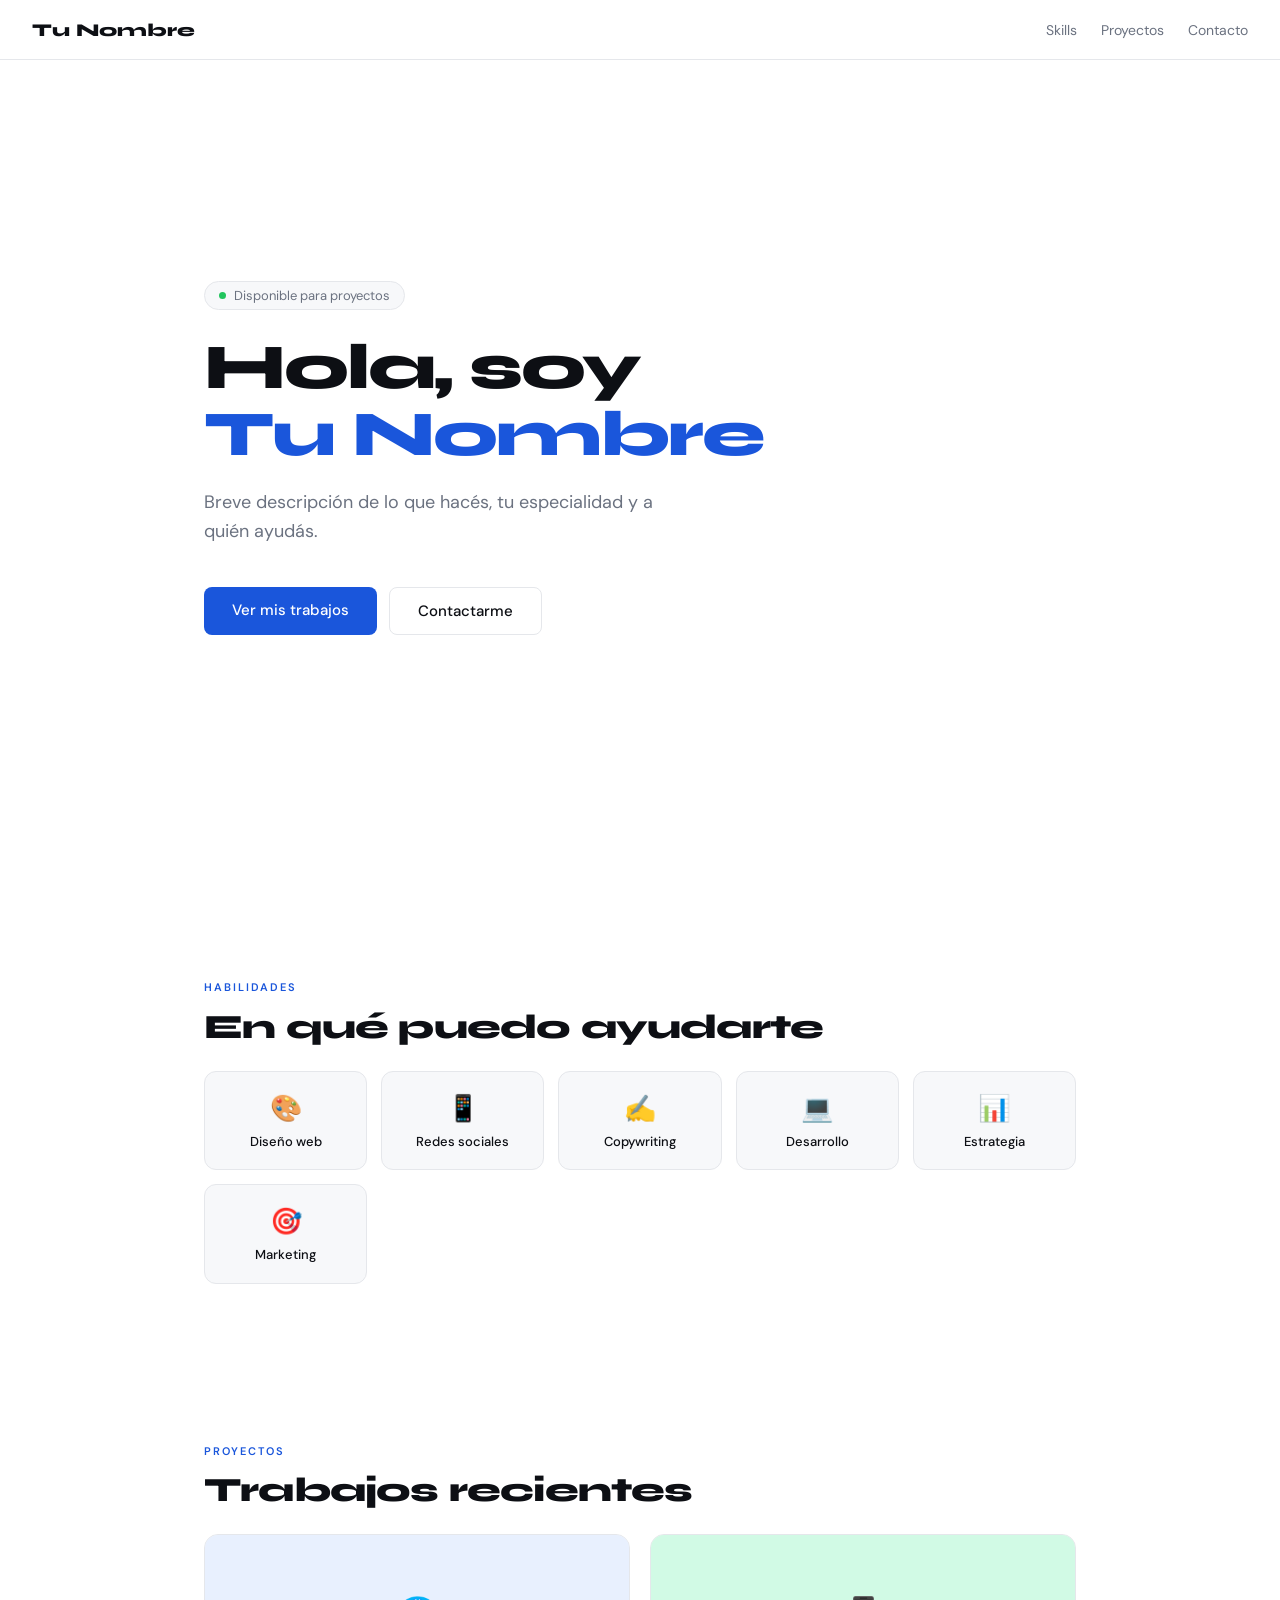
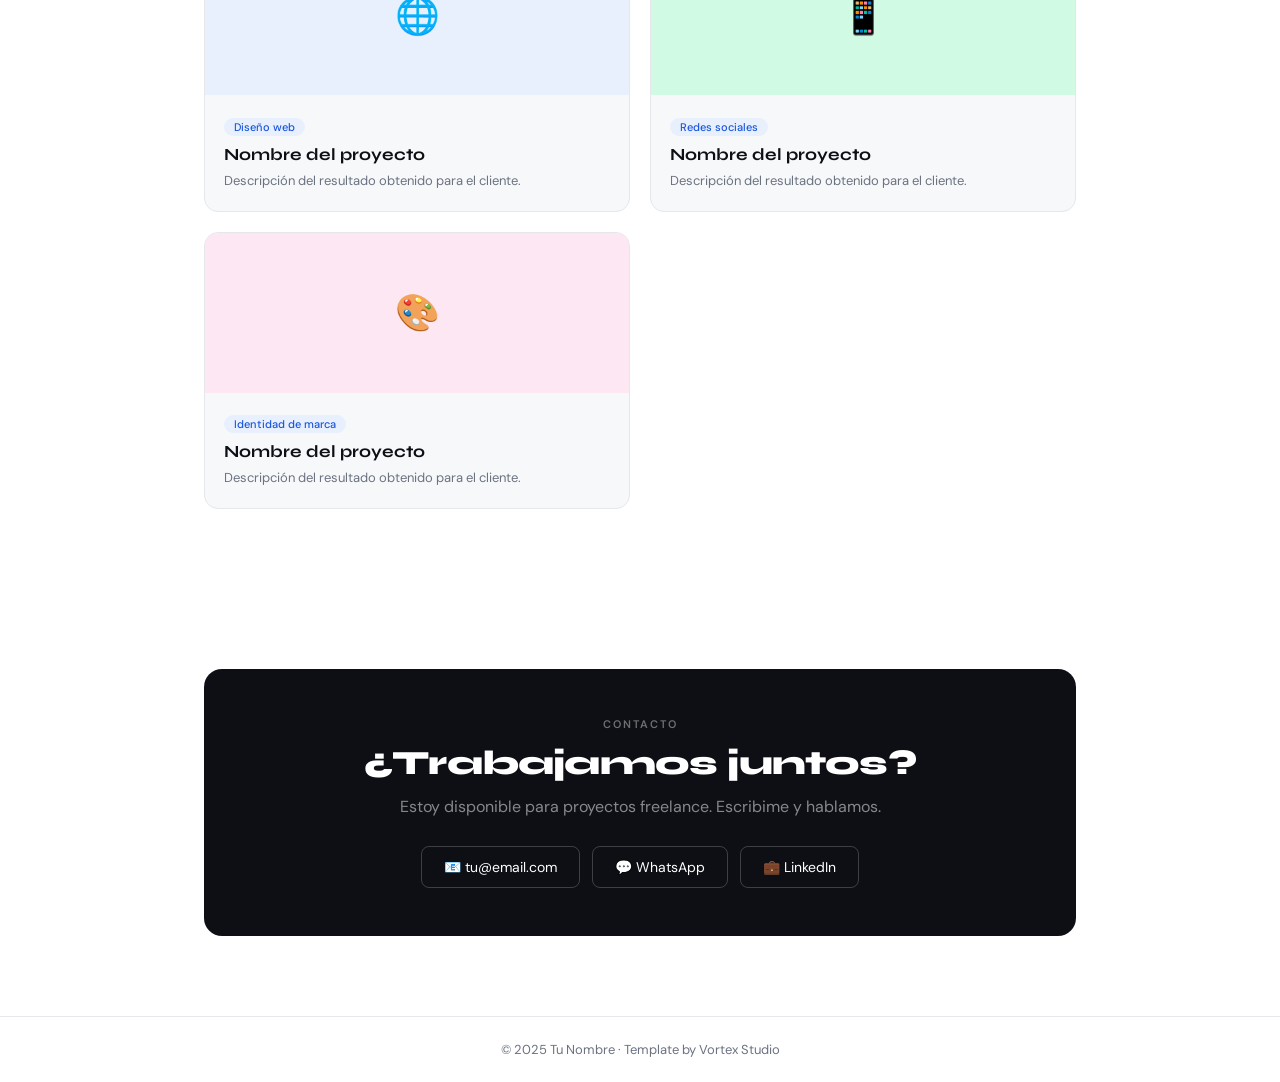
<file: index.html>
<!DOCTYPE html>
<html lang="es">
<head>
  <meta charset="UTF-8"/><meta name="viewport" content="width=device-width, initial-scale=1.0"/>
  <title>Tu Nombre — Portfolio</title>
  <link href="https://fonts.googleapis.com/css2?family=Syne:wght@700;800&family=DM+Sans:wght@400;500&display=swap" rel="stylesheet">
  <style>
    :root{--blue:#1a56db;--dark:#0d0f14;--surface:#f7f8fa;--border:#e5e7eb;--muted:#6b7280;--white:#fff;}
    *{box-sizing:border-box;margin:0;padding:0;}html{scroll-behavior:smooth;}
    body{font-family:'DM Sans',sans-serif;color:var(--dark);background:var(--white);}
    nav{position:fixed;top:0;left:0;right:0;z-index:100;padding:0 2rem;height:60px;display:flex;align-items:center;justify-content:space-between;background:rgba(255,255,255,0.92);backdrop-filter:blur(12px);border-bottom:1px solid var(--border);}
    .logo{font-family:'Syne',sans-serif;font-size:18px;font-weight:800;}
    .nav-links{display:flex;gap:1.5rem;}
    .nav-links a{font-size:14px;color:var(--muted);text-decoration:none;}
    .hero{min-height:100vh;display:flex;align-items:center;padding:80px 4rem 4rem;max-width:1000px;margin:0 auto;}
    .hero-tag{display:inline-flex;align-items:center;gap:8px;font-size:13px;color:var(--muted);background:var(--surface);border:1px solid var(--border);padding:5px 14px;border-radius:99px;margin-bottom:1.5rem;}
    .dot{width:7px;height:7px;background:#22c55e;border-radius:50%;animation:p 2s infinite;}
    @keyframes p{0%,100%{opacity:1;}50%{opacity:0.3;}}
    h1{font-family:'Syne',sans-serif;font-size:clamp(40px,6vw,64px);font-weight:800;line-height:1.05;letter-spacing:-2px;margin-bottom:1.2rem;}
    h1 em{font-style:normal;color:var(--blue);}
    .sub{font-size:18px;color:var(--muted);line-height:1.65;max-width:460px;margin-bottom:2.5rem;}
    .btns{display:flex;gap:12px;}
    .btn-p{padding:13px 28px;background:var(--blue);color:var(--white);border-radius:8px;text-decoration:none;font-weight:500;font-size:15px;}
    .btn-g{padding:13px 28px;background:transparent;color:var(--dark);border:1px solid var(--border);border-radius:8px;text-decoration:none;font-weight:500;font-size:15px;}
    section{padding:5rem 4rem;max-width:1000px;margin:0 auto;}
    .tag{font-size:11px;letter-spacing:2px;text-transform:uppercase;color:var(--blue);font-weight:600;margin-bottom:.8rem;}
    h2{font-family:'Syne',sans-serif;font-size:34px;font-weight:800;letter-spacing:-0.8px;margin-bottom:1rem;}
    .skills{display:grid;grid-template-columns:repeat(auto-fit,minmax(150px,1fr));gap:14px;margin-top:1.5rem;}
    .sk{background:var(--surface);border:1px solid var(--border);border-radius:12px;padding:1.2rem;text-align:center;}
    .sk-icon{font-size:26px;margin-bottom:8px;}
    .sk-name{font-size:13px;font-weight:500;}
    .projects{display:grid;grid-template-columns:repeat(auto-fit,minmax(280px,1fr));gap:20px;margin-top:1.5rem;}
    .proj{background:var(--surface);border:1px solid var(--border);border-radius:14px;overflow:hidden;}
    .proj-img{height:160px;display:flex;align-items:center;justify-content:center;font-size:36px;}
    .proj-body{padding:1.2rem;}
    .proj-tag{font-size:11px;font-weight:500;color:var(--blue);background:#e8f0fe;padding:2px 10px;border-radius:99px;display:inline-block;margin-bottom:8px;}
    .proj-title{font-family:'Syne',sans-serif;font-size:17px;font-weight:700;margin-bottom:6px;}
    .proj-desc{font-size:13px;color:var(--muted);line-height:1.6;}
    .cta-box{background:var(--dark);border-radius:18px;padding:3rem;text-align:center;}
    .cta-box h2{color:var(--white);margin-bottom:.8rem;}
    .cta-box p{color:rgba(255,255,255,0.5);margin-bottom:1.8rem;}
    .cta-links{display:flex;gap:12px;justify-content:center;flex-wrap:wrap;}
    .cta-link{padding:11px 22px;border:1px solid rgba(255,255,255,0.2);border-radius:8px;color:var(--white);text-decoration:none;font-size:14px;}
    footer{padding:1.5rem 4rem;border-top:1px solid var(--border);text-align:center;font-size:13px;color:var(--muted);}
  </style>
</head>
<body>
<nav>
  <div class="logo">Tu Nombre</div>
  <div class="nav-links"><a href="#skills">Skills</a><a href="#projects">Proyectos</a><a href="#contact">Contacto</a></div>
</nav>
<div class="hero">
  <div>
    <div class="hero-tag"><span class="dot"></span>Disponible para proyectos</div>
    <h1>Hola, soy<br/><em>Tu Nombre</em></h1>
    <p class="sub">Breve descripción de lo que hacés, tu especialidad y a quién ayudás.</p>
    <div class="btns"><a href="#projects" class="btn-p">Ver mis trabajos</a><a href="#contact" class="btn-g">Contactarme</a></div>
  </div>
</div>
<section id="skills">
  <div class="tag">Habilidades</div>
  <h2>En qué puedo ayudarte</h2>
  <div class="skills">
    <div class="sk"><div class="sk-icon">🎨</div><div class="sk-name">Diseño web</div></div>
    <div class="sk"><div class="sk-icon">📱</div><div class="sk-name">Redes sociales</div></div>
    <div class="sk"><div class="sk-icon">✍️</div><div class="sk-name">Copywriting</div></div>
    <div class="sk"><div class="sk-icon">💻</div><div class="sk-name">Desarrollo</div></div>
    <div class="sk"><div class="sk-icon">📊</div><div class="sk-name">Estrategia</div></div>
    <div class="sk"><div class="sk-icon">🎯</div><div class="sk-name">Marketing</div></div>
  </div>
</section>
<section id="projects">
  <div class="tag">Proyectos</div>
  <h2>Trabajos recientes</h2>
  <div class="projects">
    <div class="proj"><div class="proj-img" style="background:#e8f0fe;">🌐</div><div class="proj-body"><div class="proj-tag">Diseño web</div><div class="proj-title">Nombre del proyecto</div><div class="proj-desc">Descripción del resultado obtenido para el cliente.</div></div></div>
    <div class="proj"><div class="proj-img" style="background:#d1fae5;">📱</div><div class="proj-body"><div class="proj-tag">Redes sociales</div><div class="proj-title">Nombre del proyecto</div><div class="proj-desc">Descripción del resultado obtenido para el cliente.</div></div></div>
    <div class="proj"><div class="proj-img" style="background:#fce7f3;">🎨</div><div class="proj-body"><div class="proj-tag">Identidad de marca</div><div class="proj-title">Nombre del proyecto</div><div class="proj-desc">Descripción del resultado obtenido para el cliente.</div></div></div>
  </div>
</section>
<section id="contact">
  <div class="cta-box">
    <div class="tag" style="color:rgba(255,255,255,0.4);">Contacto</div>
    <h2>¿Trabajamos juntos?</h2>
    <p>Estoy disponible para proyectos freelance. Escribime y hablamos.</p>
    <div class="cta-links">
      <a href="mailto:tu@email.com" class="cta-link">📧 tu@email.com</a>
      <a href="https://wa.me/5491167497237" class="cta-link">💬 WhatsApp</a>
      <a href="#" class="cta-link">💼 LinkedIn</a>
    </div>
  </div>
</section>
<footer>© 2025 Tu Nombre · Template by Vortex Studio</footer>
</body>
</html>
</file>
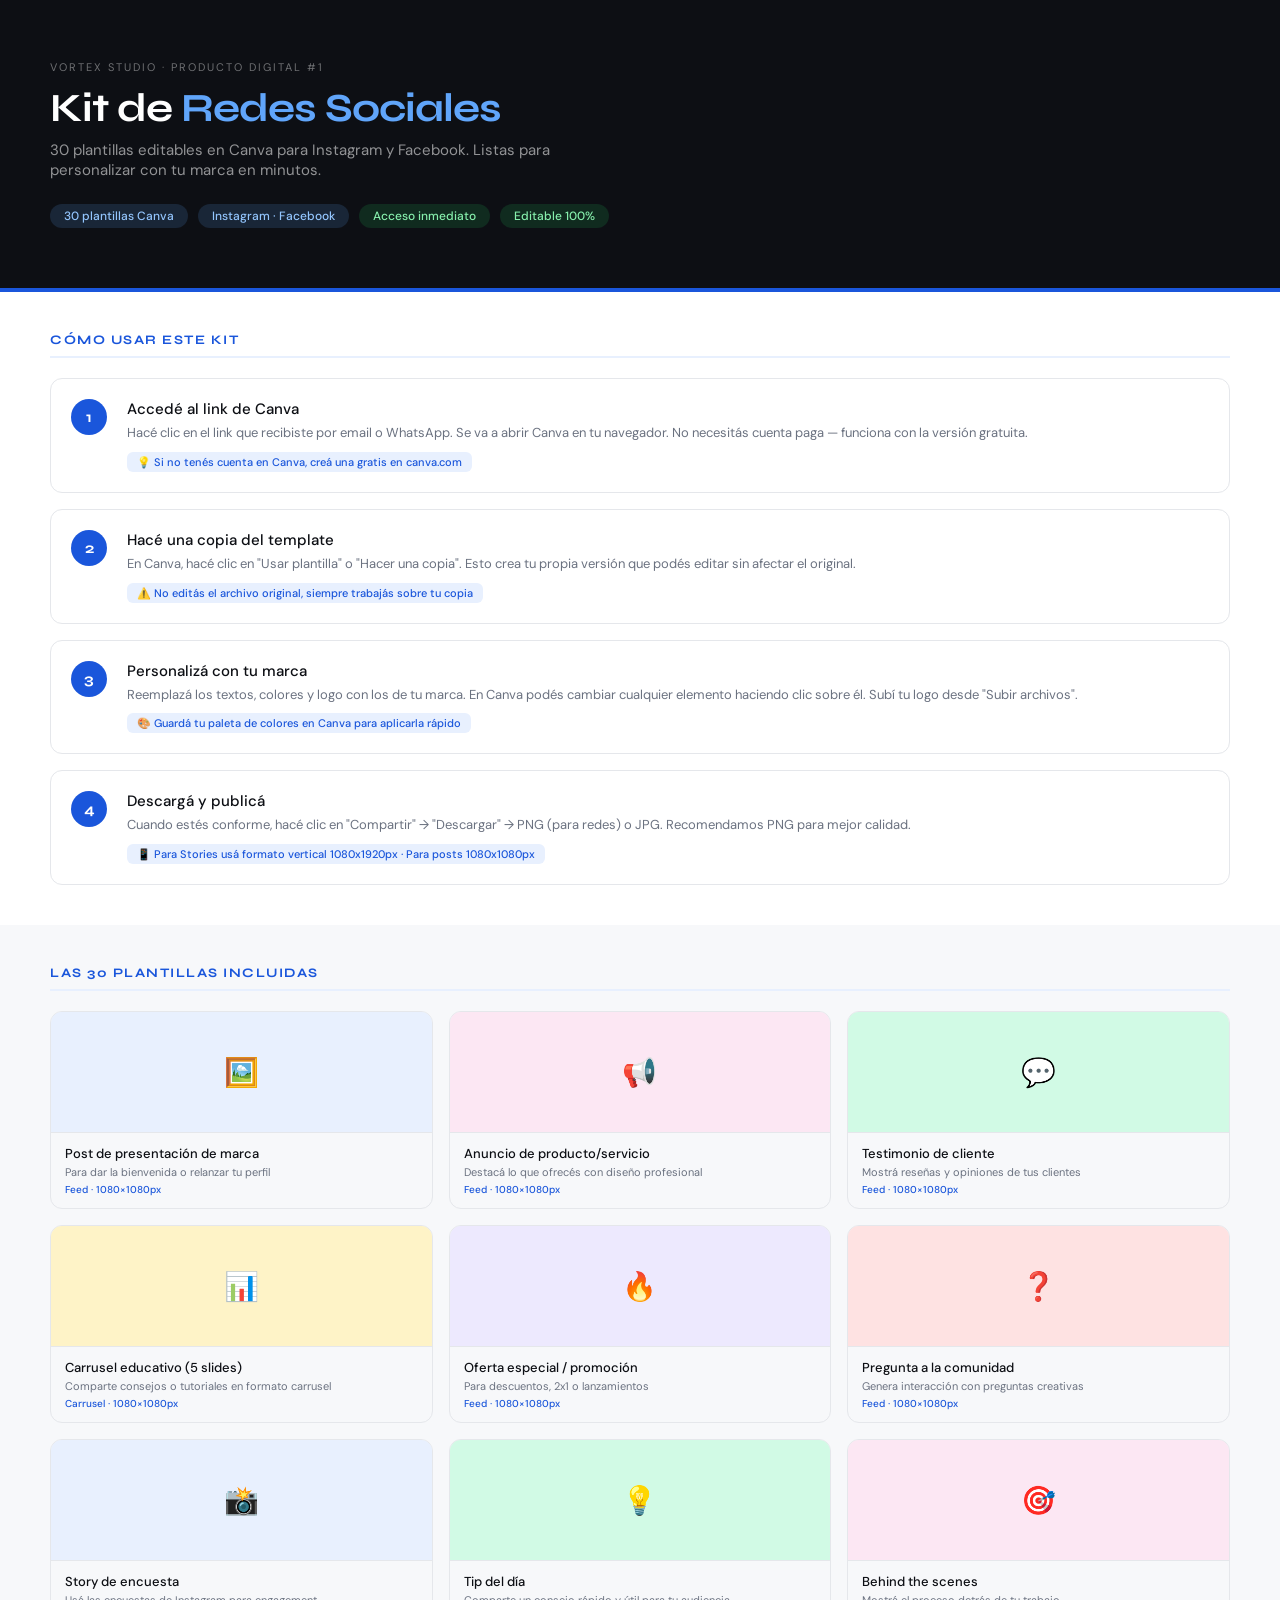
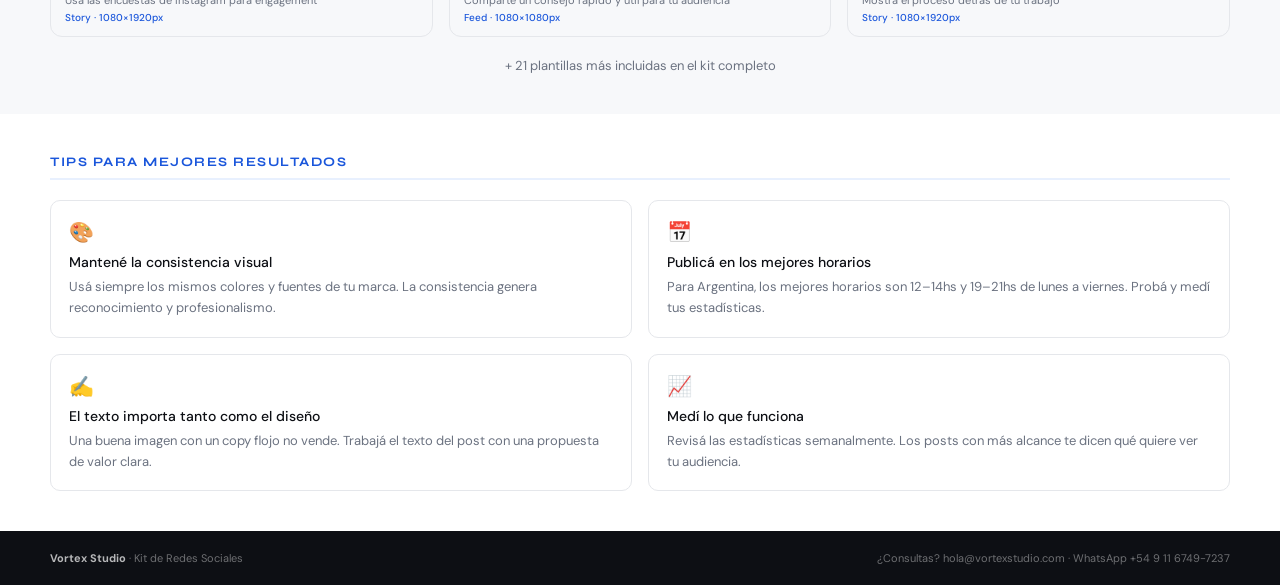
<file: kit-redes-instrucciones.html>
<!DOCTYPE html>
<html lang="es">
<head>
<meta charset="UTF-8"/>
<title>Kit Redes Sociales — Vortex Studio</title>
<style>
  @import url('https://fonts.googleapis.com/css2?family=Syne:wght@400;600;700&family=DM+Sans:wght@300;400;500&display=swap');
  :root{--blue:#1a56db;--blue-dark:#0f3a9e;--blue-light:#e8f0fe;--dark:#0d0f14;--surface:#f7f8fa;--border:#e5e7eb;--text:#0d0f14;--muted:#6b7280;--white:#fff;}
  *{box-sizing:border-box;margin:0;padding:0;}
  body{font-family:'DM Sans',sans-serif;color:var(--text);background:var(--white);}
  .cover{background:var(--dark);padding:60px 50px;border-bottom:4px solid var(--blue);}
  .cover-tag{font-size:11px;letter-spacing:2px;text-transform:uppercase;color:rgba(255,255,255,0.4);margin-bottom:12px;}
  .cover h1{font-family:'Syne',sans-serif;font-size:40px;font-weight:700;color:var(--white);letter-spacing:-1px;line-height:1.1;margin-bottom:10px;}
  .cover h1 span{color:#60a5fa;}
  .cover p{font-size:15px;color:rgba(255,255,255,0.55);max-width:500px;margin-bottom:24px;}
  .tags{display:flex;gap:10px;flex-wrap:wrap;}
  .tag{font-size:12px;padding:4px 14px;border-radius:99px;font-weight:500;}
  .tag-blue{background:rgba(96,165,250,0.15);color:#93c5fd;}
  .tag-green{background:rgba(34,197,94,0.15);color:#86efac;}

  .section{padding:40px 50px;}
  .section-alt{background:var(--surface);}
  .sec-title{font-family:'Syne',sans-serif;font-size:13px;font-weight:700;letter-spacing:1.5px;text-transform:uppercase;color:var(--blue);margin-bottom:20px;padding-bottom:8px;border-bottom:2px solid var(--blue-light);}

  .steps{display:flex;flex-direction:column;gap:16px;}
  .step{display:flex;gap:20px;align-items:flex-start;padding:20px;background:var(--white);border:1px solid var(--border);border-radius:12px;}
  .step-num{width:36px;height:36px;background:var(--blue);color:var(--white);border-radius:50%;display:flex;align-items:center;justify-content:center;font-family:'Syne',sans-serif;font-weight:700;font-size:15px;flex-shrink:0;}
  .step-title{font-weight:500;font-size:15px;margin-bottom:4px;}
  .step-desc{font-size:13px;color:var(--muted);line-height:1.6;}
  .step-tip{display:inline-block;margin-top:8px;font-size:11px;background:var(--blue-light);color:var(--blue);padding:3px 10px;border-radius:6px;font-weight:500;}

  .templates-grid{display:grid;grid-template-columns:repeat(3,1fr);gap:16px;}
  .tpl-card{border:1px solid var(--border);border-radius:12px;overflow:hidden;}
  .tpl-preview{height:120px;display:flex;align-items:center;justify-content:center;font-size:28px;}
  .tpl-info{padding:12px 14px;border-top:1px solid var(--border);}
  .tpl-name{font-size:13px;font-weight:500;margin-bottom:3px;}
  .tpl-desc{font-size:11px;color:var(--muted);}
  .tpl-size{font-size:10px;color:var(--blue);font-weight:500;margin-top:4px;}

  .tips-grid{display:grid;grid-template-columns:repeat(2,1fr);gap:16px;}
  .tip-card{padding:18px;border:1px solid var(--border);border-radius:10px;background:var(--white);}
  .tip-icon{font-size:20px;margin-bottom:8px;}
  .tip-title{font-size:14px;font-weight:500;margin-bottom:6px;}
  .tip-text{font-size:13px;color:var(--muted);line-height:1.6;}

  .footer{background:var(--dark);color:rgba(255,255,255,0.4);padding:20px 50px;font-size:11px;display:flex;justify-content:space-between;}
  .footer strong{color:rgba(255,255,255,0.7);}
  @media print{body{-webkit-print-color-adjust:exact;print-color-adjust:exact;}}
</style>
</head>
<body>

<div class="cover">
  <div class="cover-tag">Vortex Studio · Producto Digital #1</div>
  <h1>Kit de <span>Redes Sociales</span></h1>
  <p>30 plantillas editables en Canva para Instagram y Facebook. Listas para personalizar con tu marca en minutos.</p>
  <div class="tags">
    <span class="tag tag-blue">30 plantillas Canva</span>
    <span class="tag tag-blue">Instagram · Facebook</span>
    <span class="tag tag-green">Acceso inmediato</span>
    <span class="tag tag-green">Editable 100%</span>
  </div>
</div>

<div class="section">
  <div class="sec-title">Cómo usar este kit</div>
  <div class="steps">
    <div class="step">
      <div class="step-num">1</div>
      <div>
        <div class="step-title">Accedé al link de Canva</div>
        <div class="step-desc">Hacé clic en el link que recibiste por email o WhatsApp. Se va a abrir Canva en tu navegador. No necesitás cuenta paga — funciona con la versión gratuita.</div>
        <span class="step-tip">💡 Si no tenés cuenta en Canva, creá una gratis en canva.com</span>
      </div>
    </div>
    <div class="step">
      <div class="step-num">2</div>
      <div>
        <div class="step-title">Hacé una copia del template</div>
        <div class="step-desc">En Canva, hacé clic en "Usar plantilla" o "Hacer una copia". Esto crea tu propia versión que podés editar sin afectar el original.</div>
        <span class="step-tip">⚠️ No editás el archivo original, siempre trabajás sobre tu copia</span>
      </div>
    </div>
    <div class="step">
      <div class="step-num">3</div>
      <div>
        <div class="step-title">Personalizá con tu marca</div>
        <div class="step-desc">Reemplazá los textos, colores y logo con los de tu marca. En Canva podés cambiar cualquier elemento haciendo clic sobre él. Subí tu logo desde "Subir archivos".</div>
        <span class="step-tip">🎨 Guardá tu paleta de colores en Canva para aplicarla rápido</span>
      </div>
    </div>
    <div class="step">
      <div class="step-num">4</div>
      <div>
        <div class="step-title">Descargá y publicá</div>
        <div class="step-desc">Cuando estés conforme, hacé clic en "Compartir" → "Descargar" → PNG (para redes) o JPG. Recomendamos PNG para mejor calidad.</div>
        <span class="step-tip">📱 Para Stories usá formato vertical 1080x1920px · Para posts 1080x1080px</span>
      </div>
    </div>
  </div>
</div>

<div class="section section-alt">
  <div class="sec-title">Las 30 plantillas incluidas</div>
  <div class="templates-grid">
    <div class="tpl-card"><div class="tpl-preview" style="background:#e8f0fe;">🖼️</div><div class="tpl-info"><div class="tpl-name">Post de presentación de marca</div><div class="tpl-desc">Para dar la bienvenida o relanzar tu perfil</div><div class="tpl-size">Feed · 1080×1080px</div></div></div>
    <div class="tpl-card"><div class="tpl-preview" style="background:#fce7f3;">📢</div><div class="tpl-info"><div class="tpl-name">Anuncio de producto/servicio</div><div class="tpl-desc">Destacá lo que ofrecés con diseño profesional</div><div class="tpl-size">Feed · 1080×1080px</div></div></div>
    <div class="tpl-card"><div class="tpl-preview" style="background:#d1fae5;">💬</div><div class="tpl-info"><div class="tpl-name">Testimonio de cliente</div><div class="tpl-desc">Mostrá reseñas y opiniones de tus clientes</div><div class="tpl-size">Feed · 1080×1080px</div></div></div>
    <div class="tpl-card"><div class="tpl-preview" style="background:#fef3c7;">📊</div><div class="tpl-info"><div class="tpl-name">Carrusel educativo (5 slides)</div><div class="tpl-desc">Comparte consejos o tutoriales en formato carrusel</div><div class="tpl-size">Carrusel · 1080×1080px</div></div></div>
    <div class="tpl-card"><div class="tpl-preview" style="background:#ede9fe;">🔥</div><div class="tpl-info"><div class="tpl-name">Oferta especial / promoción</div><div class="tpl-desc">Para descuentos, 2x1 o lanzamientos</div><div class="tpl-size">Feed · 1080×1080px</div></div></div>
    <div class="tpl-card"><div class="tpl-preview" style="background:#fee2e2;">❓</div><div class="tpl-info"><div class="tpl-name">Pregunta a la comunidad</div><div class="tpl-desc">Genera interacción con preguntas creativas</div><div class="tpl-size">Feed · 1080×1080px</div></div></div>
    <div class="tpl-card"><div class="tpl-preview" style="background:#e8f0fe;">📸</div><div class="tpl-info"><div class="tpl-name">Story de encuesta</div><div class="tpl-desc">Usá las encuestas de Instagram para engagement</div><div class="tpl-size">Story · 1080×1920px</div></div></div>
    <div class="tpl-card"><div class="tpl-preview" style="background:#d1fae5;">💡</div><div class="tpl-info"><div class="tpl-name">Tip del día</div><div class="tpl-desc">Comparte un consejo rápido y útil para tu audiencia</div><div class="tpl-size">Feed · 1080×1080px</div></div></div>
    <div class="tpl-card"><div class="tpl-preview" style="background:#fce7f3;">🎯</div><div class="tpl-info"><div class="tpl-name">Behind the scenes</div><div class="tpl-desc">Mostrá el proceso detrás de tu trabajo</div><div class="tpl-size">Story · 1080×1920px</div></div></div>
  </div>
  <div style="text-align:center;margin-top:20px;font-size:13px;color:var(--muted);">+ 21 plantillas más incluidas en el kit completo</div>
</div>

<div class="section">
  <div class="sec-title">Tips para mejores resultados</div>
  <div class="tips-grid">
    <div class="tip-card"><div class="tip-icon">🎨</div><div class="tip-title">Mantené la consistencia visual</div><div class="tip-text">Usá siempre los mismos colores y fuentes de tu marca. La consistencia genera reconocimiento y profesionalismo.</div></div>
    <div class="tip-card"><div class="tip-icon">📅</div><div class="tip-title">Publicá en los mejores horarios</div><div class="tip-text">Para Argentina, los mejores horarios son 12–14hs y 19–21hs de lunes a viernes. Probá y medí tus estadísticas.</div></div>
    <div class="tip-card"><div class="tip-icon">✍️</div><div class="tip-title">El texto importa tanto como el diseño</div><div class="tip-text">Una buena imagen con un copy flojo no vende. Trabajá el texto del post con una propuesta de valor clara.</div></div>
    <div class="tip-card"><div class="tip-icon">📈</div><div class="tip-title">Medí lo que funciona</div><div class="tip-text">Revisá las estadísticas semanalmente. Los posts con más alcance te dicen qué quiere ver tu audiencia.</div></div>
  </div>
</div>

<div class="footer">
  <div><strong>Vortex Studio</strong> · Kit de Redes Sociales</div>
  <div>¿Consultas? hola@vortexstudio.com · WhatsApp +54 9 11 6749-7237</div>
</div>
</body>
</html>
</file>
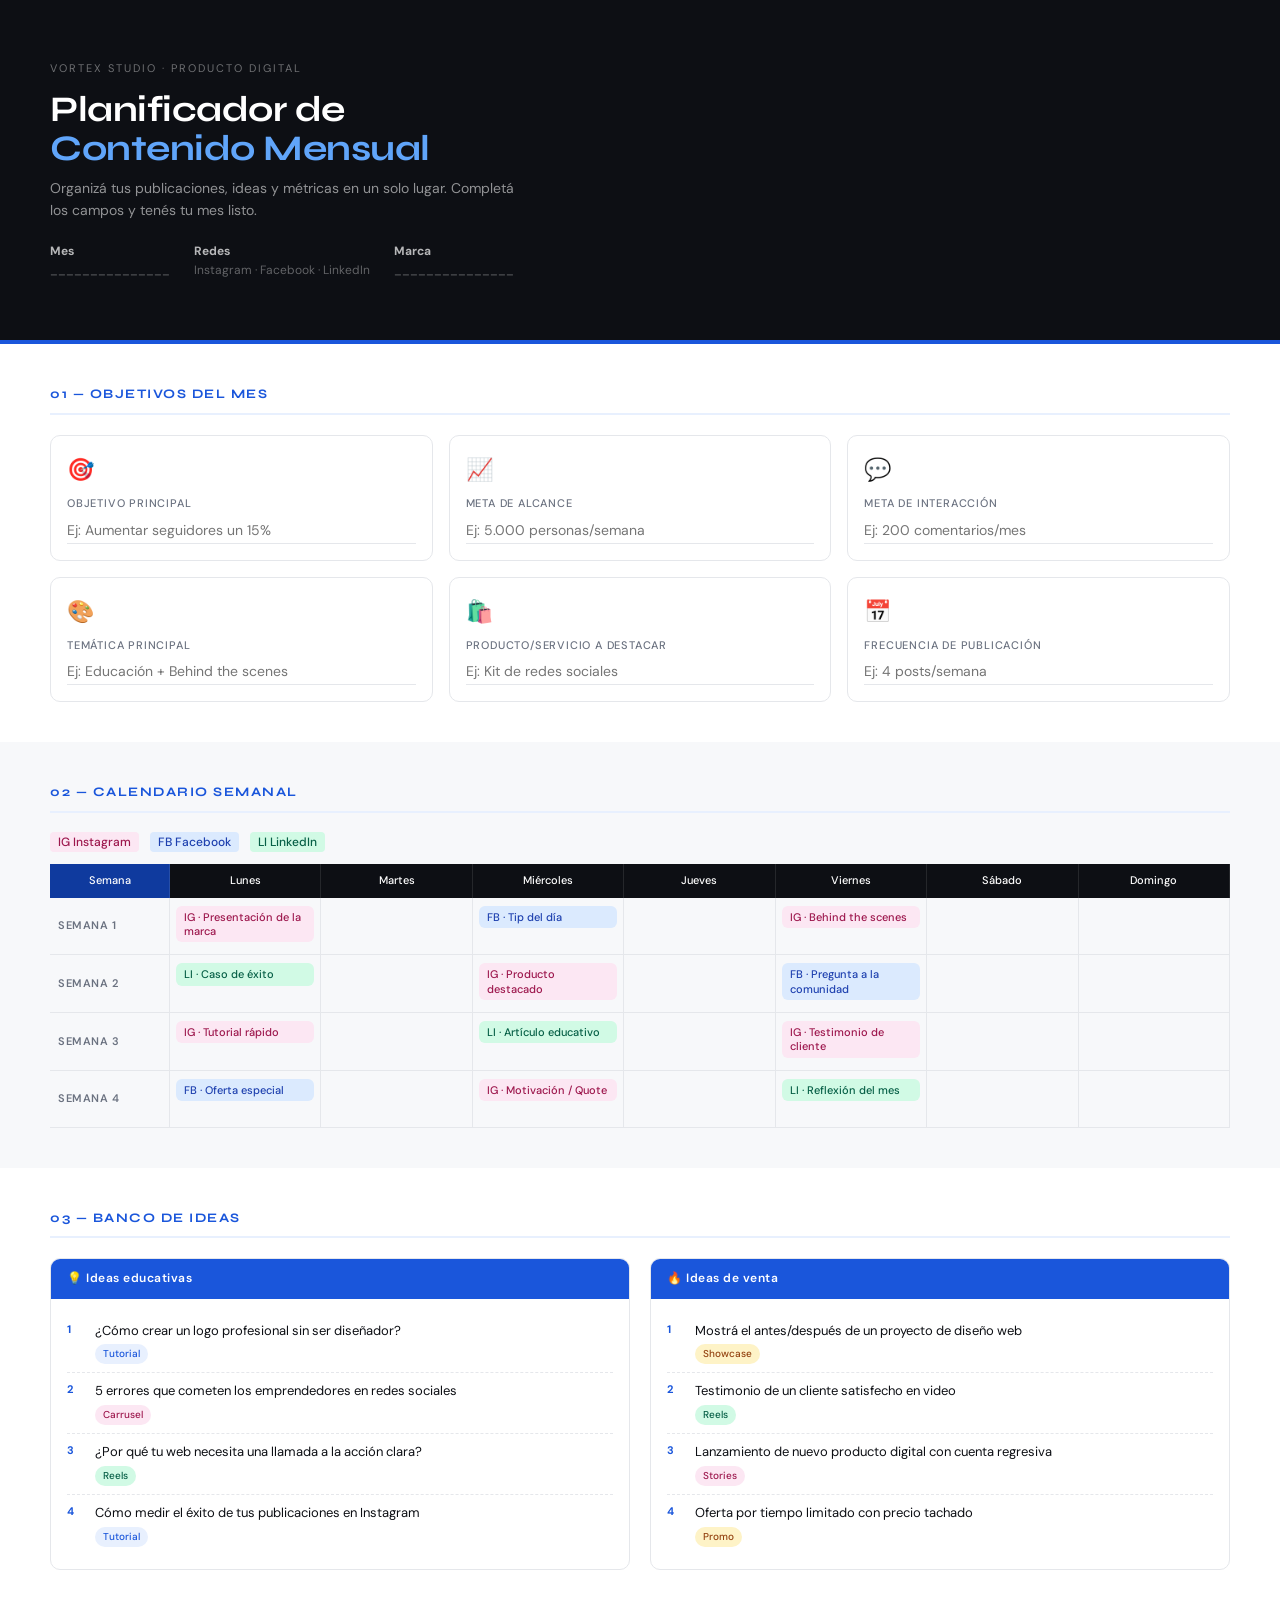
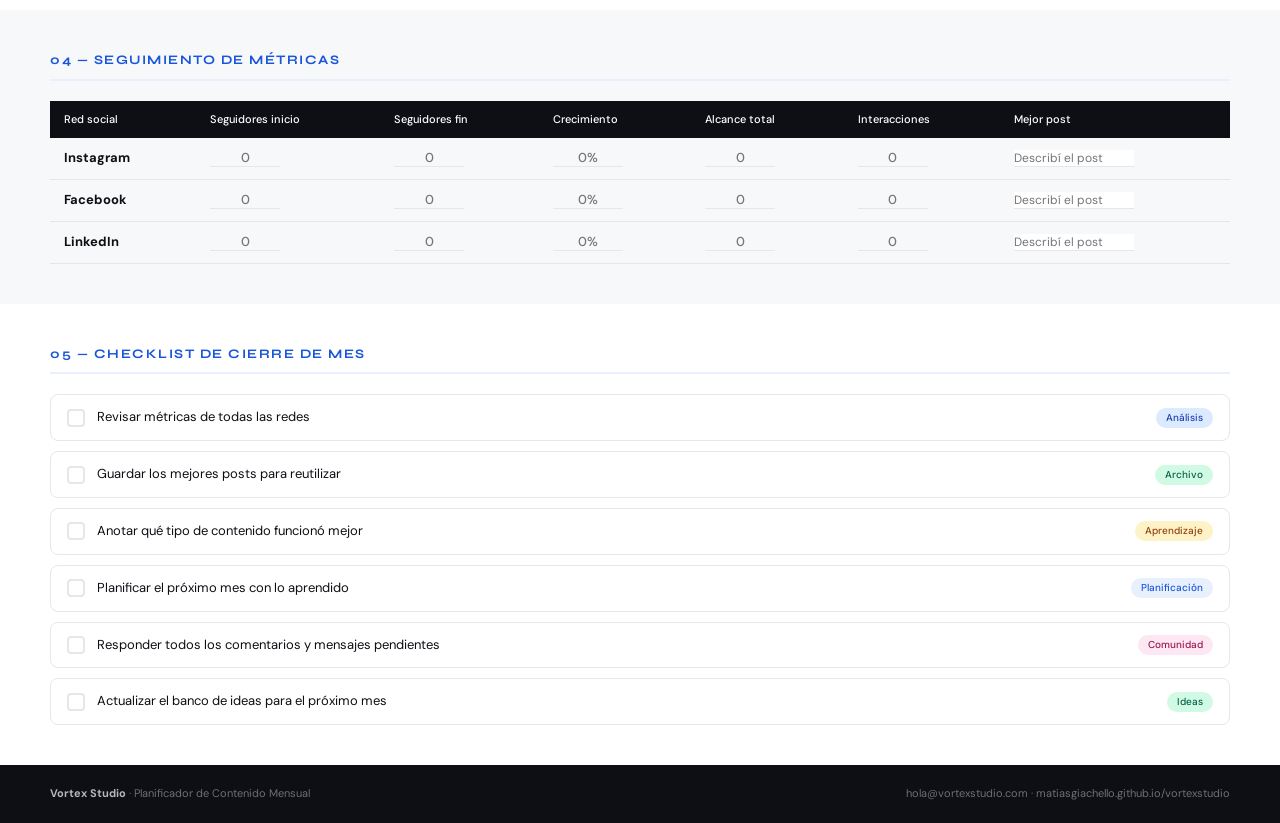
<file: planificador.html>
<!DOCTYPE html>
<html lang="es">
<head>
<meta charset="UTF-8"/>
<title>Planificador de Contenido — Vortex Studio</title>
<style>
  @import url('https://fonts.googleapis.com/css2?family=Syne:wght@400;600;700&family=DM+Sans:wght@300;400;500&display=swap');
  :root {
    --blue:#1a56db;--blue-dark:#0f3a9e;--blue-light:#e8f0fe;
    --dark:#0d0f14;--surface:#f7f8fa;--border:#e5e7eb;
    --text:#0d0f14;--muted:#6b7280;--white:#fff;
    --green:#22c55e;--amber:#f59e0b;--red:#ef4444;
  }
  *{box-sizing:border-box;margin:0;padding:0;}
  body{font-family:'DM Sans',sans-serif;color:var(--text);background:var(--white);line-height:1.6;}
  .cover{background:var(--dark);color:var(--white);padding:60px 50px;min-height:220px;display:flex;flex-direction:column;justify-content:center;border-bottom:4px solid var(--blue);}
  .cover-tag{font-size:11px;letter-spacing:2px;text-transform:uppercase;color:rgba(255,255,255,0.4);margin-bottom:12px;}
  .cover h1{font-family:'Syne',sans-serif;font-size:36px;font-weight:700;letter-spacing:-0.5px;line-height:1.1;margin-bottom:8px;}
  .cover h1 span{color:#60a5fa;}
  .cover p{font-size:14px;color:rgba(255,255,255,0.55);max-width:480px;}
  .cover-meta{display:flex;gap:24px;margin-top:20px;}
  .cover-meta div{font-size:12px;color:rgba(255,255,255,0.35);}
  .cover-meta strong{color:rgba(255,255,255,0.7);display:block;}

  .section{padding:40px 50px;}
  .section-alt{background:var(--surface);}
  .sec-title{font-family:'Syne',sans-serif;font-size:13px;font-weight:700;letter-spacing:1.5px;text-transform:uppercase;color:var(--blue);margin-bottom:20px;padding-bottom:8px;border-bottom:2px solid var(--blue-light);}

  /* OBJETIVOS */
  .goals-grid{display:grid;grid-template-columns:repeat(3,1fr);gap:16px;}
  .goal-card{background:var(--white);border:1px solid var(--border);border-radius:10px;padding:16px;}
  .goal-icon{font-size:22px;margin-bottom:8px;}
  .goal-label{font-size:11px;font-weight:500;color:var(--muted);text-transform:uppercase;letter-spacing:0.8px;margin-bottom:4px;}
  .goal-input{width:100%;border:none;border-bottom:1.5px solid var(--border);padding:4px 0;font-family:'DM Sans',sans-serif;font-size:14px;color:var(--text);outline:none;background:transparent;}
  .goal-input:focus{border-color:var(--blue);}

  /* CALENDARIO */
  .cal-header{display:grid;grid-template-columns:120px repeat(7,1fr);gap:0;margin-bottom:0;}
  .cal-header div{background:var(--dark);color:var(--white);font-size:11px;font-weight:500;text-align:center;padding:8px 4px;border-right:1px solid rgba(255,255,255,0.1);}
  .cal-header div:first-child{background:var(--blue-dark);}
  .cal-row{display:grid;grid-template-columns:120px repeat(7,1fr);gap:0;border-bottom:1px solid var(--border);}
  .cal-row:nth-child(even){background:var(--surface);}
  .cal-time{font-size:11px;font-weight:600;color:var(--muted);padding:10px 8px;display:flex;align-items:center;border-right:1px solid var(--border);text-transform:uppercase;letter-spacing:0.5px;}
  .cal-cell{border-right:1px solid var(--border);padding:8px 6px;min-height:56px;font-size:11px;}
  .post-pill{border-radius:6px;padding:4px 8px;margin-bottom:4px;font-size:11px;font-weight:500;line-height:1.3;}
  .pill-ig{background:#fce7f3;color:#9d174d;}
  .pill-fb{background:#dbeafe;color:#1e40af;}
  .pill-li{background:#d1fae5;color:#065f46;}
  .pill-tw{background:#e0f2fe;color:#0369a1;}

  /* IDEAS */
  .ideas-grid{display:grid;grid-template-columns:repeat(2,1fr);gap:20px;}
  .idea-block{background:var(--white);border:1px solid var(--border);border-radius:10px;overflow:hidden;}
  .idea-block-header{background:var(--blue);color:var(--white);padding:10px 16px;font-size:12px;font-weight:600;letter-spacing:0.5px;}
  .idea-block-body{padding:14px 16px;}
  .idea-item{display:flex;gap:10px;align-items:flex-start;padding:8px 0;border-bottom:1px dashed var(--border);}
  .idea-item:last-child{border-bottom:none;}
  .idea-num{font-size:11px;font-weight:700;color:var(--blue);min-width:18px;}
  .idea-text{font-size:13px;color:var(--text);}
  .idea-tag{display:inline-block;font-size:10px;font-weight:500;padding:2px 8px;border-radius:99px;margin-top:3px;}

  /* MÉTRICAS */
  .metrics-table{width:100%;border-collapse:collapse;font-size:13px;}
  .metrics-table th{background:var(--dark);color:var(--white);padding:10px 14px;text-align:left;font-size:11px;font-weight:500;}
  .metrics-table td{padding:10px 14px;border-bottom:1px solid var(--border);}
  .metrics-table tr:nth-child(even) td{background:var(--surface);}
  .metric-input{border:none;border-bottom:1px solid var(--border);width:70px;text-align:center;font-family:'DM Sans',sans-serif;font-size:13px;outline:none;background:transparent;color:var(--blue);font-weight:500;}

  /* CHECKLIST */
  .checklist{display:flex;flex-direction:column;gap:10px;}
  .check-item{display:flex;align-items:center;gap:12px;padding:12px 16px;background:var(--white);border:1px solid var(--border);border-radius:8px;}
  .check-box{width:18px;height:18px;border:2px solid var(--border);border-radius:4px;cursor:pointer;flex-shrink:0;}
  .check-text{font-size:13px;color:var(--text);}
  .check-tag{margin-left:auto;font-size:10px;font-weight:500;padding:2px 10px;border-radius:99px;}

  /* FOOTER */
  .footer{background:var(--dark);color:rgba(255,255,255,0.4);padding:20px 50px;font-size:11px;display:flex;justify-content:space-between;align-items:center;}
  .footer strong{color:rgba(255,255,255,0.7);}

  @media print{body{-webkit-print-color-adjust:exact;print-color-adjust:exact;}}
</style>
</head>
<body>

<!-- PORTADA -->
<div class="cover">
  <div class="cover-tag">Vortex Studio · Producto Digital</div>
  <h1>Planificador de<br/><span>Contenido Mensual</span></h1>
  <p>Organizá tus publicaciones, ideas y métricas en un solo lugar. Completá los campos y tenés tu mes listo.</p>
  <div class="cover-meta">
    <div><strong>Mes</strong> _______________</div>
    <div><strong>Redes</strong> Instagram · Facebook · LinkedIn</div>
    <div><strong>Marca</strong> _______________</div>
  </div>
</div>

<!-- OBJETIVOS -->
<div class="section">
  <div class="sec-title">01 — Objetivos del mes</div>
  <div class="goals-grid">
    <div class="goal-card">
      <div class="goal-icon">🎯</div>
      <div class="goal-label">Objetivo principal</div>
      <input class="goal-input" type="text" placeholder="Ej: Aumentar seguidores un 15%"/>
    </div>
    <div class="goal-card">
      <div class="goal-icon">📈</div>
      <div class="goal-label">Meta de alcance</div>
      <input class="goal-input" type="text" placeholder="Ej: 5.000 personas/semana"/>
    </div>
    <div class="goal-card">
      <div class="goal-icon">💬</div>
      <div class="goal-label">Meta de interacción</div>
      <input class="goal-input" type="text" placeholder="Ej: 200 comentarios/mes"/>
    </div>
    <div class="goal-card">
      <div class="goal-icon">🎨</div>
      <div class="goal-label">Temática principal</div>
      <input class="goal-input" type="text" placeholder="Ej: Educación + Behind the scenes"/>
    </div>
    <div class="goal-card">
      <div class="goal-icon">🛍️</div>
      <div class="goal-label">Producto/servicio a destacar</div>
      <input class="goal-input" type="text" placeholder="Ej: Kit de redes sociales"/>
    </div>
    <div class="goal-card">
      <div class="goal-icon">📅</div>
      <div class="goal-label">Frecuencia de publicación</div>
      <input class="goal-input" type="text" placeholder="Ej: 4 posts/semana"/>
    </div>
  </div>
</div>

<!-- CALENDARIO -->
<div class="section section-alt">
  <div class="sec-title">02 — Calendario semanal</div>

  <div style="margin-bottom:12px;font-size:12px;color:var(--muted);">
    <span style="background:#fce7f3;color:#9d174d;padding:2px 8px;border-radius:4px;margin-right:8px;font-weight:500;">IG Instagram</span>
    <span style="background:#dbeafe;color:#1e40af;padding:2px 8px;border-radius:4px;margin-right:8px;font-weight:500;">FB Facebook</span>
    <span style="background:#d1fae5;color:#065f46;padding:2px 8px;border-radius:4px;margin-right:8px;font-weight:500;">LI LinkedIn</span>
  </div>

  <div class="cal-header">
    <div>Semana</div>
    <div>Lunes</div><div>Martes</div><div>Miércoles</div><div>Jueves</div><div>Viernes</div><div>Sábado</div><div>Domingo</div>
  </div>

  <!-- Semana 1 -->
  <div class="cal-row">
    <div class="cal-time">Semana 1</div>
    <div class="cal-cell"><div class="post-pill pill-ig">IG · Presentación de la marca</div></div>
    <div class="cal-cell"></div>
    <div class="cal-cell"><div class="post-pill pill-fb">FB · Tip del día</div></div>
    <div class="cal-cell"></div>
    <div class="cal-cell"><div class="post-pill pill-ig">IG · Behind the scenes</div></div>
    <div class="cal-cell"></div>
    <div class="cal-cell"></div>
  </div>

  <!-- Semana 2 -->
  <div class="cal-row">
    <div class="cal-time">Semana 2</div>
    <div class="cal-cell"><div class="post-pill pill-li">LI · Caso de éxito</div></div>
    <div class="cal-cell"></div>
    <div class="cal-cell"><div class="post-pill pill-ig">IG · Producto destacado</div></div>
    <div class="cal-cell"></div>
    <div class="cal-cell"><div class="post-pill pill-fb">FB · Pregunta a la comunidad</div></div>
    <div class="cal-cell"></div>
    <div class="cal-cell"></div>
  </div>

  <!-- Semana 3 -->
  <div class="cal-row">
    <div class="cal-time">Semana 3</div>
    <div class="cal-cell"><div class="post-pill pill-ig">IG · Tutorial rápido</div></div>
    <div class="cal-cell"></div>
    <div class="cal-cell"><div class="post-pill pill-li">LI · Artículo educativo</div></div>
    <div class="cal-cell"></div>
    <div class="cal-cell"><div class="post-pill pill-ig">IG · Testimonio de cliente</div></div>
    <div class="cal-cell"></div>
    <div class="cal-cell"></div>
  </div>

  <!-- Semana 4 -->
  <div class="cal-row">
    <div class="cal-time">Semana 4</div>
    <div class="cal-cell"><div class="post-pill pill-fb">FB · Oferta especial</div></div>
    <div class="cal-cell"></div>
    <div class="cal-cell"><div class="post-pill pill-ig">IG · Motivación / Quote</div></div>
    <div class="cal-cell"></div>
    <div class="cal-cell"><div class="post-pill pill-li">LI · Reflexión del mes</div></div>
    <div class="cal-cell"></div>
    <div class="cal-cell"></div>
  </div>
</div>

<!-- IDEAS DE CONTENIDO -->
<div class="section">
  <div class="sec-title">03 — Banco de ideas</div>
  <div class="ideas-grid">
    <div class="idea-block">
      <div class="idea-block-header">💡 Ideas educativas</div>
      <div class="idea-block-body">
        <div class="idea-item"><div class="idea-num">1</div><div class="idea-text">¿Cómo crear un logo profesional sin ser diseñador?<br/><span class="idea-tag" style="background:#e8f0fe;color:#1a56db;">Tutorial</span></div></div>
        <div class="idea-item"><div class="idea-num">2</div><div class="idea-text">5 errores que cometen los emprendedores en redes sociales<br/><span class="idea-tag" style="background:#fce7f3;color:#9d174d;">Carrusel</span></div></div>
        <div class="idea-item"><div class="idea-num">3</div><div class="idea-text">¿Por qué tu web necesita una llamada a la acción clara?<br/><span class="idea-tag" style="background:#d1fae5;color:#065f46;">Reels</span></div></div>
        <div class="idea-item"><div class="idea-num">4</div><div class="idea-text">Cómo medir el éxito de tus publicaciones en Instagram<br/><span class="idea-tag" style="background:#e8f0fe;color:#1a56db;">Tutorial</span></div></div>
      </div>
    </div>
    <div class="idea-block">
      <div class="idea-block-header">🔥 Ideas de venta</div>
      <div class="idea-block-body">
        <div class="idea-item"><div class="idea-num">1</div><div class="idea-text">Mostrá el antes/después de un proyecto de diseño web<br/><span class="idea-tag" style="background:#fef3c7;color:#92400e;">Showcase</span></div></div>
        <div class="idea-item"><div class="idea-num">2</div><div class="idea-text">Testimonio de un cliente satisfecho en video<br/><span class="idea-tag" style="background:#d1fae5;color:#065f46;">Reels</span></div></div>
        <div class="idea-item"><div class="idea-num">3</div><div class="idea-text">Lanzamiento de nuevo producto digital con cuenta regresiva<br/><span class="idea-tag" style="background:#fce7f3;color:#9d174d;">Stories</span></div></div>
        <div class="idea-item"><div class="idea-num">4</div><div class="idea-text">Oferta por tiempo limitado con precio tachado<br/><span class="idea-tag" style="background:#fef3c7;color:#92400e;">Promo</span></div></div>
      </div>
    </div>
  </div>
</div>

<!-- MÉTRICAS -->
<div class="section section-alt">
  <div class="sec-title">04 — Seguimiento de métricas</div>
  <table class="metrics-table">
    <thead>
      <tr>
        <th>Red social</th>
        <th>Seguidores inicio</th>
        <th>Seguidores fin</th>
        <th>Crecimiento</th>
        <th>Alcance total</th>
        <th>Interacciones</th>
        <th>Mejor post</th>
      </tr>
    </thead>
    <tbody>
      <tr>
        <td><strong>Instagram</strong></td>
        <td><input class="metric-input" placeholder="0"/></td>
        <td><input class="metric-input" placeholder="0"/></td>
        <td><input class="metric-input" placeholder="0%"/></td>
        <td><input class="metric-input" placeholder="0"/></td>
        <td><input class="metric-input" placeholder="0"/></td>
        <td><input style="width:120px;border:none;border-bottom:1px solid #e5e7eb;font-family:'DM Sans',sans-serif;font-size:12px;outline:none;" placeholder="Describí el post"/></td>
      </tr>
      <tr>
        <td><strong>Facebook</strong></td>
        <td><input class="metric-input" placeholder="0"/></td>
        <td><input class="metric-input" placeholder="0"/></td>
        <td><input class="metric-input" placeholder="0%"/></td>
        <td><input class="metric-input" placeholder="0"/></td>
        <td><input class="metric-input" placeholder="0"/></td>
        <td><input style="width:120px;border:none;border-bottom:1px solid #e5e7eb;font-family:'DM Sans',sans-serif;font-size:12px;outline:none;" placeholder="Describí el post"/></td>
      </tr>
      <tr>
        <td><strong>LinkedIn</strong></td>
        <td><input class="metric-input" placeholder="0"/></td>
        <td><input class="metric-input" placeholder="0"/></td>
        <td><input class="metric-input" placeholder="0%"/></td>
        <td><input class="metric-input" placeholder="0"/></td>
        <td><input class="metric-input" placeholder="0"/></td>
        <td><input style="width:120px;border:none;border-bottom:1px solid #e5e7eb;font-family:'DM Sans',sans-serif;font-size:12px;outline:none;" placeholder="Describí el post"/></td>
      </tr>
    </tbody>
  </table>
</div>

<!-- CHECKLIST MENSUAL -->
<div class="section">
  <div class="sec-title">05 — Checklist de cierre de mes</div>
  <div class="checklist">
    <div class="check-item"><div class="check-box"></div><div class="check-text">Revisar métricas de todas las redes</div><span class="check-tag" style="background:#dbeafe;color:#1e40af;">Análisis</span></div>
    <div class="check-item"><div class="check-box"></div><div class="check-text">Guardar los mejores posts para reutilizar</div><span class="check-tag" style="background:#d1fae5;color:#065f46;">Archivo</span></div>
    <div class="check-item"><div class="check-box"></div><div class="check-text">Anotar qué tipo de contenido funcionó mejor</div><span class="check-tag" style="background:#fef3c7;color:#92400e;">Aprendizaje</span></div>
    <div class="check-item"><div class="check-box"></div><div class="check-text">Planificar el próximo mes con lo aprendido</div><span class="check-tag" style="background:#e8f0fe;color:#1a56db;">Planificación</span></div>
    <div class="check-item"><div class="check-box"></div><div class="check-text">Responder todos los comentarios y mensajes pendientes</div><span class="check-tag" style="background:#fce7f3;color:#9d174d;">Comunidad</span></div>
    <div class="check-item"><div class="check-box"></div><div class="check-text">Actualizar el banco de ideas para el próximo mes</div><span class="check-tag" style="background:#d1fae5;color:#065f46;">Ideas</span></div>
  </div>
</div>

<div class="footer">
  <div><strong>Vortex Studio</strong> · Planificador de Contenido Mensual</div>
  <div>hola@vortexstudio.com · matiasgiachello.github.io/vortexstudio</div>
</div>

</body>
</html>
</file>
